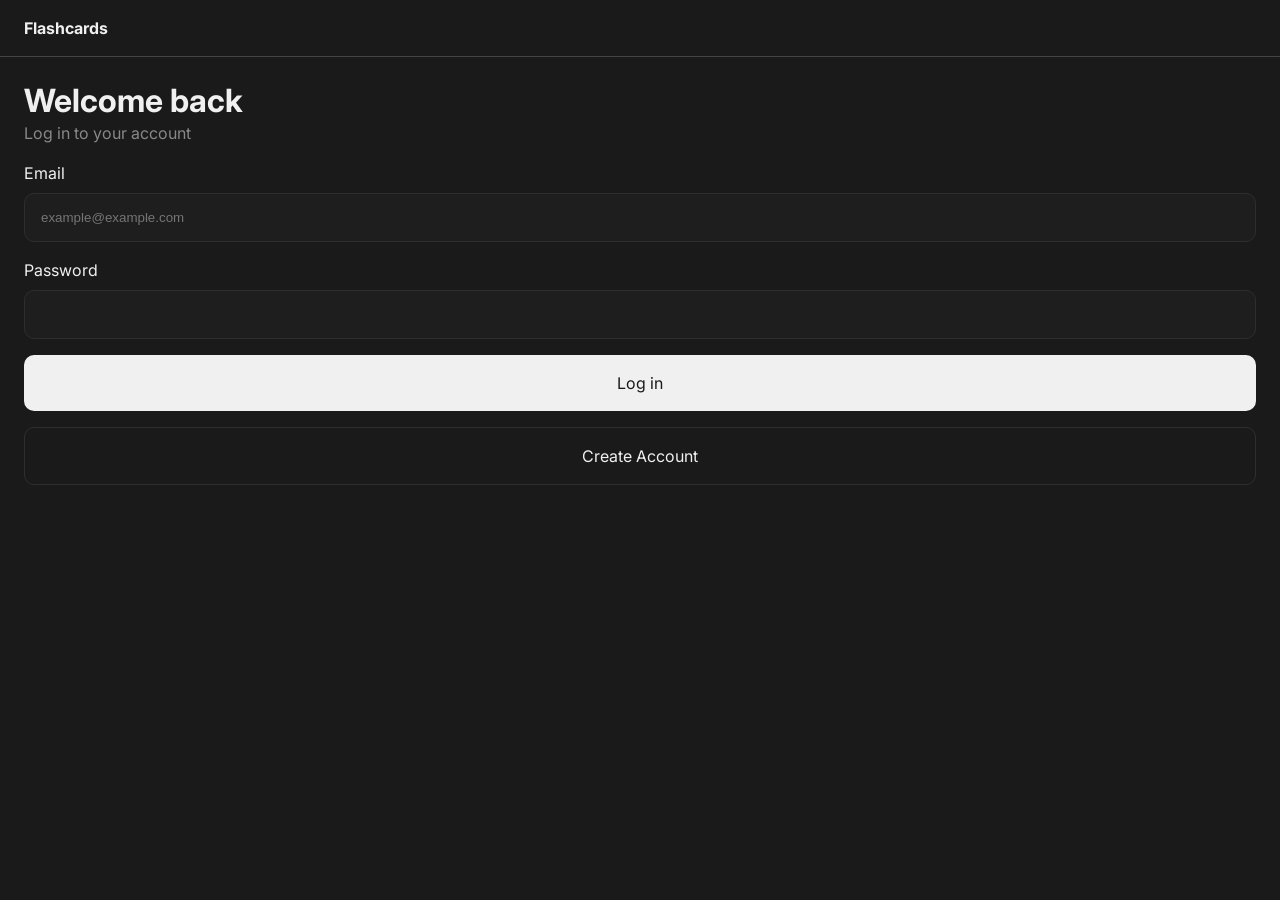
<file: frontend/index.html>
<!doctype html>
<html lang="en">
  <head>
    <meta charset="UTF-8" />
    <meta name="viewport" content="width=device-width, initial-scale=1" />
    <title>Flashcards</title>
    <link href="css/style.css" rel="stylesheet" />
  </head>
  <body>
    <header>
      <nav>
        <a href="#" class="brand-logo"> Flashcards </a>
      </nav>
    </header>
    <main class="container">
      <div class="page-header">
        <h1 class="page-title">Welcome back</h1>
        <p class="text-secondary">Log in to your account</p>
      </div>
      <form id="login-form">
        <div class="form-child">
          <div class="input-group">
            <label for="email">Email</label>
            <input
              type="email"
              name="email"
              id="email"
              placeholder="example@example.com"
              required
            />
          </div>
          <div class="input-group">
            <label for="password">Password</label>
            <input type="password" name="password" id="password" required />
          </div>
          <p id="login-fail" class="error-message">Wrong email or password</p>
        </div>
        <div class="form-child">
          <button type="submit" class="button-primary">Log in</button>
          <button type="button" class="button-secondary">Create Account</button>
        </div>
      </form>
    </main>
  </body>
  <script src="js/login.js"></script>
</html>
</file>
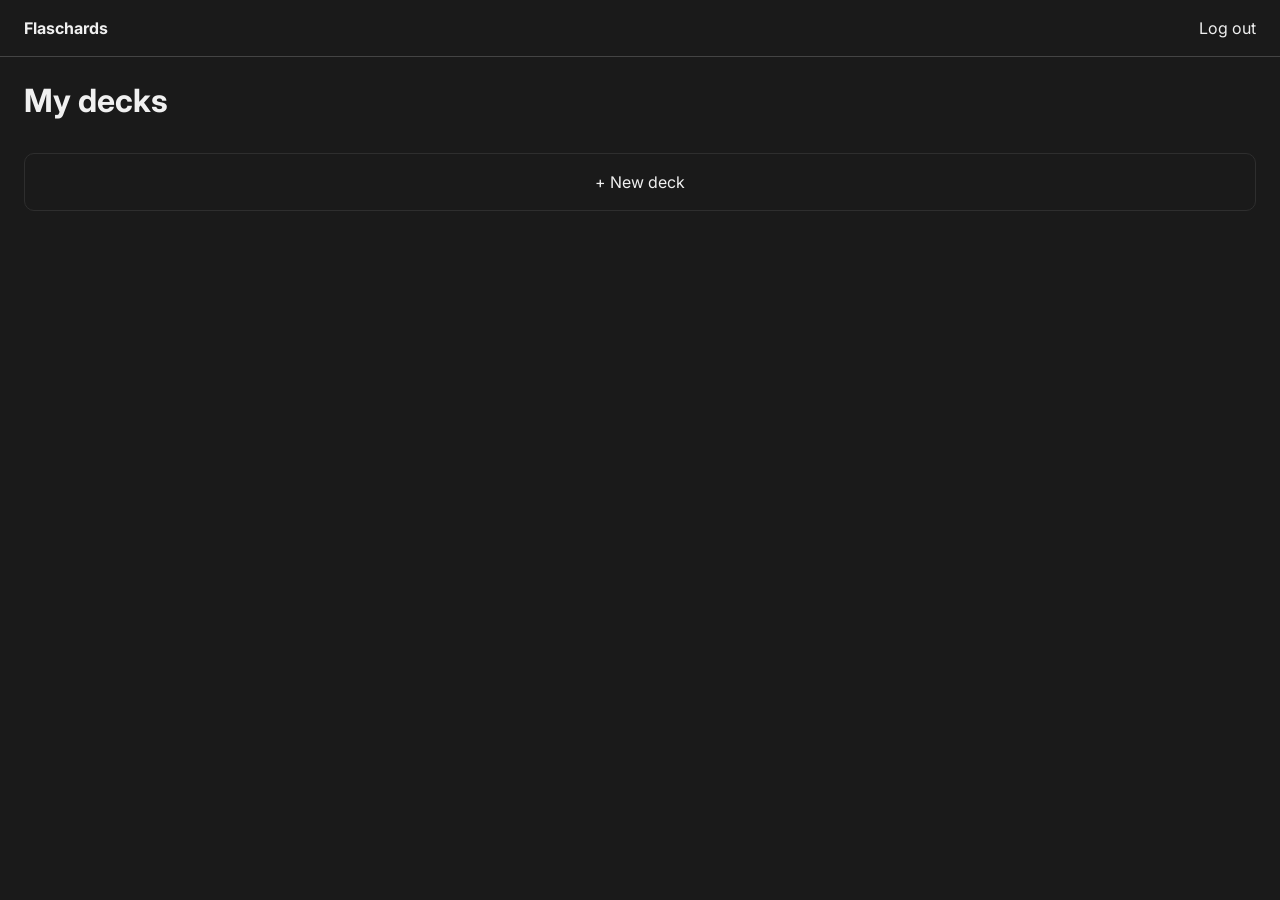
<file: frontend/dashboard.html>
<!doctype html>
<html lang="en">
  <head>
    <meta charset="UTF-8" />
    <meta name="viewport" content="width=device-width, initial-scale=1" />
    <title>Dashboard</title>
    <link href="css/style.css" rel="stylesheet" />
  </head>
  <body>
    <header>
      <nav>
        <a href="index.html" class="brand-logo">Flaschards</a>
        <a href="#" class="log-out" id="logout">Log out</a>
      </nav>
    </header>
    <main class="container">
      <div class="page-header">
        <h1 class="page-title">My decks</h1>
        <p id="decks-count" class="text-secondary"></p>
      </div>
      <div id="deck-container"></div>
      <button type="" class="button-secondary">+ New deck</button>
    </main>
  </body>
  <script src="js/dashboard.js"></script>
  <script src="js/logout.js"></script>
</html>
</file>
<file: frontend/css/style.css>
@import url("https://fonts.googleapis.com/css2?family=Inter:ital,opsz,wght@0,14..32,100..900;1,14..32,100..900&display=swap");

:root {
  --bg-page: #1a1a1a;
  --bg-surface: #252525;
  --bg-input: #1e1e1e;
  --border: #2e2e2e;
  --border-light: #444;
  --text-primary: #f0f0f0;
  --text-secondary: #888;
  --text-muted: #666;
  --error: #fe654f;
}

/* START RESET */
*,
*::before,
*::after {
  margin: 0;
  padding: 0;
  box-sizing: border-box;
}

button {
  all: unset;
  cursor: pointer;
  text-align: center;
  border-radius: 10px;
  padding: 1rem;
}

a {
  color: var(--text-primary);
  text-decoration: none;
}

input {
  background-color: var(--bg-input);
  color: var(--text-secondary);
  border: 1px solid var(--border);
  border-radius: 10px;

  padding: 1rem;
}

/* END RESET */

body {
  height: 100vh;
  background-color: var(--bg-page);
  color: var(--text-primary);
  font-family: "Inter", sans-serif;
  line-height: 1.5rem;
}

/* UTILS */

.text-secondary {
  color: var(--text-secondary);
}

.ellipsis {
  overflow: hidden;
  white-space: nowrap;
  text-overflow: ellipsis;
}

.error-message {
  display: none;
  color: var(--error);
  font-weight: 300;
}

.error-outline {
  border: 1px solid var(--error);
}

.button-primary {
  background-color: var(--text-primary);
  color: var(--bg-page);
}

.button-secondary {
  border: 1px solid var(--border);
}

/* HEADER */

header {
  padding: 1rem 1.5rem;
  border-bottom: 1px solid var(--border-light);
}

nav {
  display: flex;
  justify-content: space-between;
  align-items: center;
}

.brand-logo {
  font-weight: bold;
}

.logout {
  color: var(--text-muted);
}

/* MAIN */
main {
  padding: 1rem 1.5rem;
  display: flex;
  flex-direction: column;
  justify-content: center;
  gap: 1rem;
}

/* PAGE HEADER */
.page-header {
  margin-top: 1rem;
}

.page-title {
  margin-bottom: 0.5rem;
}

/* FORM */
form {
  display: flex;
  flex-direction: column;
  justify-content: center;
  align-items: center;
  gap: 1rem;
}

.form-child {
  width: 100%;
  display: flex;
  flex-direction: column;
  gap: 1rem;
}

.input-group {
  display: flex;
  flex-direction: column;
  gap: 0.5rem;
}

/* CARDD */
#deck-container {
  display: flex;
  flex-direction: column;
  gap: 0.5rem;
}

.card {
  display: flex;
  padding: 1rem 1.5rem;
  border-radius: 10px;
  background-color: var(--bg-surface);
}
</file>
